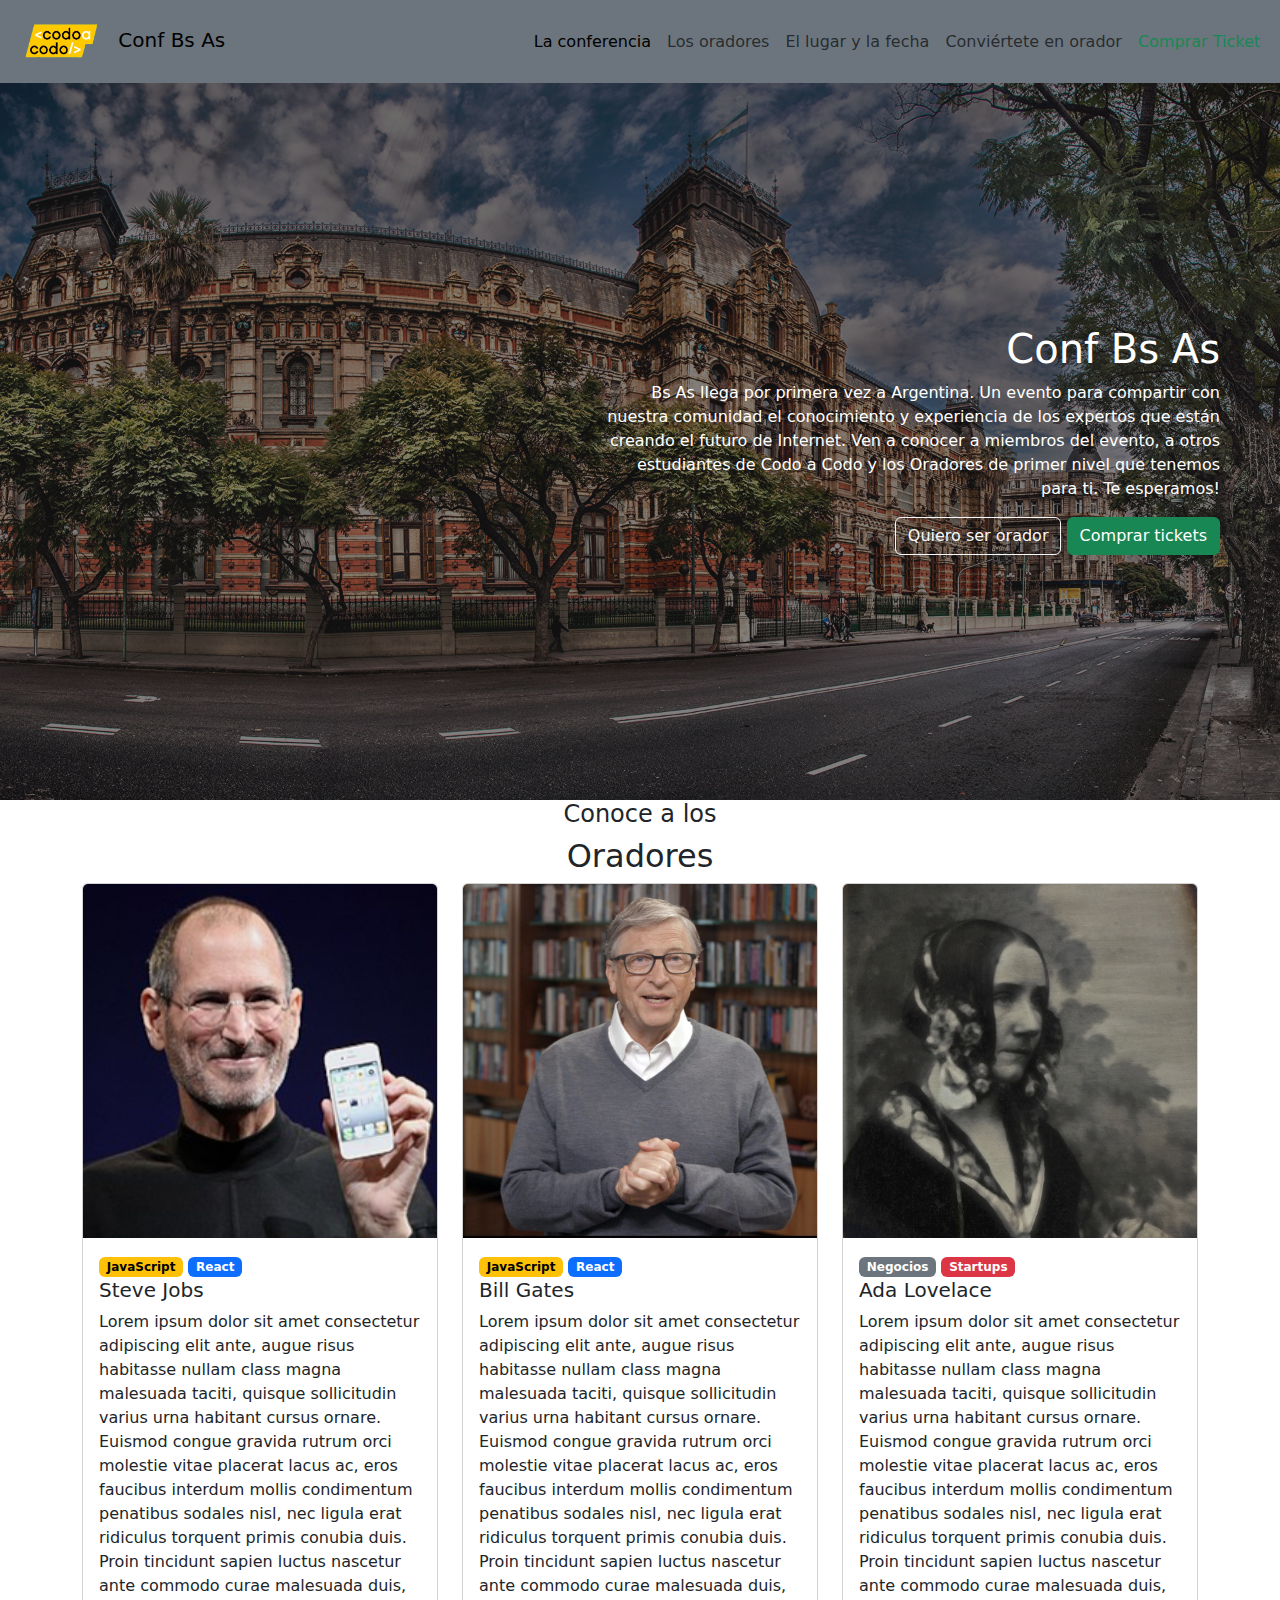
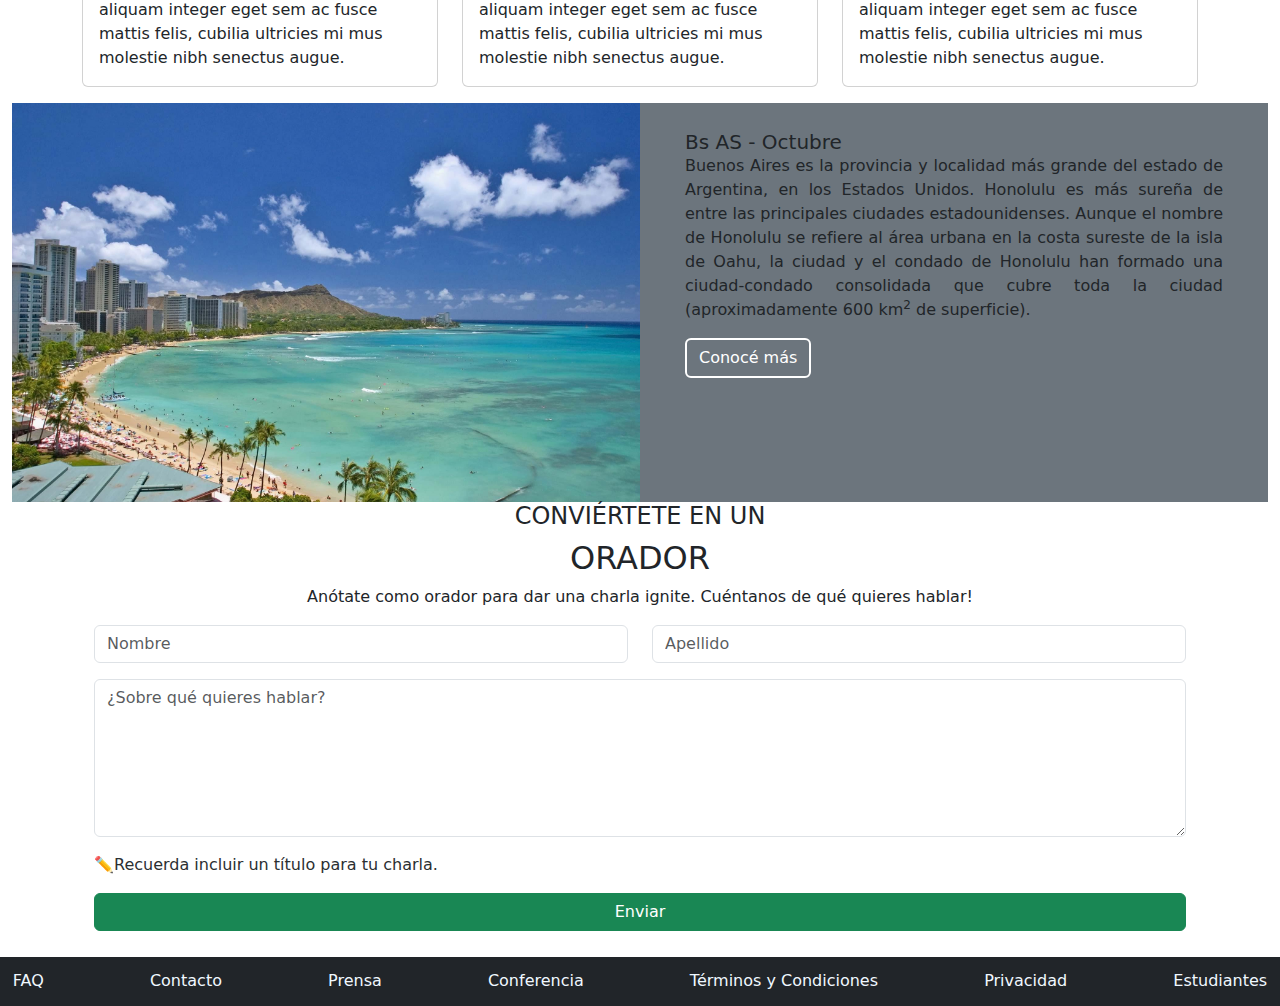
<file: src/main/webapp/index.html>
<!DOCTYPE html>
<html lang="es">

<head>
   <meta charset="UTF-8">
   <meta http-equiv="X-UA-Compatible" content="IE=edge">
   <meta name="viewport" content="width=device-width, initial-scale=1.0">
   <link rel="stylesheet" href="./css/bootstrap.min.css">
   <link rel="stylesheet" href="./css/style.css">
   <title>Los Oradores</title>
   <link rel="shortcut icon" href="./assets/img/codoacodo.png" type="image/x-icon">
</head>

<body>

   <!-- Header -->
   <nav class="navbar navbar-expand-lg bg-secondary fixed-top">
      <div class="container-fluid">
         <a class="navbar-brand" href="#">
            <img src="./assets/img/codoacodo.png" alt="Logo" width="100" class="d-inline-block align-text-center">
            Conf Bs As
         </a>
         <button class="navbar-toggler" type="button" data-bs-toggle="collapse" data-bs-target="#navbarNav"
            aria-controls="navbarNav" aria-expanded="false" aria-label="Toggle navigation">
            <span class="navbar-toggler-icon"></span>
         </button>
         <div class="collapse navbar-collapse flex-row-reverse" id="navbarNav">
            <ul class="navbar-nav">
               <li class="nav-item">
                  <a class="nav-link active" aria-current="page" href="#">La conferencia</a>
               </li>
               <li class="nav-item">
                  <a class="nav-link" href="#oradores">Los oradores</a>
               </li>
               <li class="nav-item">
                  <a class="nav-link" href="#lugar">El lugar y la fecha</a>
               </li>
               <li class="nav-item">
                  <a class="nav-link" href="#conviertete">Conviértete en orador</a>
               </li>
               <li class="nav-item">
                  <a class="nav-link text-success" href="ticket.html">Comprar Ticket</a>
               </li>
            </ul>
         </div>
      </div>
   </nav>

   <!-- Principal -->
   <div class="container-fluid">
      <div class="row imgFondo align-items-center flex-row-reverse">
         <div class="col-sm-6 text-white text-end m-5">
            <h1>Conf Bs As</h1>
            <p>Bs As llega por primera vez a Argentina. Un evento para compartir con nuestra comunidad el conocimiento y experiencia de los expertos que están creando el futuro de Internet. Ven a conocer a miembros del evento, a otros estudiantes de Codo a Codo y los Oradores de primer nivel que tenemos para ti. Te esperamos!</p>
            <button type="button" class="btn btn-outline-light">Quiero ser orador</button>
            <button type="button" class="btn btn-success">Comprar tickets</button>
         </div>
      </div>
   </div>

   <!-- Seccion oradores -->
   <div class="container" id="oradores">
      <h4 class="text-center">Conoce a los </h4>
      <h2 class="text-center">Oradores</h2>
      <div class="row row-cols-1 row-cols-md-3 g-4">
         <div class="col">
           <div class="card">
             <img src="./assets/img/steve2.jpg" class="card-img-top" alt="...">
             <div class="card-body">
               <span class="badge text-bg-warning">JavaScript</span>
               <span class="badge text-bg-primary">React</span>
               <h5 class="card-title">Steve Jobs</h5>
               <p class="card-text">Lorem ipsum dolor sit amet consectetur adipiscing elit ante, augue risus habitasse nullam class magna malesuada taciti, quisque sollicitudin varius urna habitant cursus ornare. Euismod congue gravida rutrum orci molestie vitae placerat lacus ac, eros faucibus interdum mollis condimentum penatibus sodales nisl, nec ligula erat ridiculus torquent primis conubia duis. Proin tincidunt sapien luctus nascetur ante commodo curae malesuada duis, aliquam integer eget sem ac fusce mattis felis, cubilia ultricies mi mus molestie nibh senectus augue.</p>
             </div>
           </div>
         </div>
         <div class="col">
           <div class="card">
             <img src="./assets/img/bill.jpg" class="card-img-top" alt="...">
             <div class="card-body">
               <span class="badge text-bg-warning">JavaScript</span>
               <span class="badge text-bg-primary">React</span>
               <h5 class="card-title">Bill Gates</h5>
               <p class="card-text">Lorem ipsum dolor sit amet consectetur adipiscing elit ante, augue risus habitasse nullam class magna malesuada taciti, quisque sollicitudin varius urna habitant cursus ornare. Euismod congue gravida rutrum orci molestie vitae placerat lacus ac, eros faucibus interdum mollis condimentum penatibus sodales nisl, nec ligula erat ridiculus torquent primis conubia duis. Proin tincidunt sapien luctus nascetur ante commodo curae malesuada duis, aliquam integer eget sem ac fusce mattis felis, cubilia ultricies mi mus molestie nibh senectus augue.</p>
             </div>
           </div>
         </div>
         <div class="col">
           <div class="card">
             <img src="./assets/img/ada.jpeg" class="card-img-top" alt="...">
             <div class="card-body">
               <span class="badge text-bg-secondary">Negocios</span>
               <span class="badge text-bg-danger">Startups</span>
               <h5 class="card-title">Ada Lovelace</h5>
               <p class="card-text">Lorem ipsum dolor sit amet consectetur adipiscing elit ante, augue risus habitasse nullam class magna malesuada taciti, quisque sollicitudin varius urna habitant cursus ornare. Euismod congue gravida rutrum orci molestie vitae placerat lacus ac, eros faucibus interdum mollis condimentum penatibus sodales nisl, nec ligula erat ridiculus torquent primis conubia duis. Proin tincidunt sapien luctus nascetur ante commodo curae malesuada duis, aliquam integer eget sem ac fusce mattis felis, cubilia ultricies mi mus molestie nibh senectus augue.</p>
             </div>
           </div>
         </div>
       </div>
   </div>

   <!-- Lugar y fecha -->
   <div class="container-fluid mt-3" id="lugar">
      <div class="row g-0">
         <div class="col-md-6">
            <img src="./assets/img/honolulu.jpg" class="img-fluid" alt="" loading="lazy">
         </div>
         <div class="col-md-6 bg-secondary">
            <div class="card-body" style="padding-left: 5vh; padding-right: 5vh; margin-top: 3vh; margin-bottom: 2vh;">
               <h5 class="card-title">Bs AS - Octubre</h5>
               <p class="card-text" style="    text-align: justify;">Buenos Aires es la provincia y localidad más grande del estado de Argentina, en los Estados Unidos. Honolulu es más sureña de entre las principales ciudades estadounidenses. Aunque el nombre de Honolulu se refiere al área urbana en la costa sureste de la isla de Oahu, la ciudad y el condado de Honolulu han formado una ciudad-condado consolidada que cubre toda la ciudad (aproximadamente 600 km<sup>2</sup> de superficie).</p>
               <a href="#" class="btn btn-primary">Conocé más</a>
             </div>
         </div>
      </div>
   </div>

   <!-- Conviertete en orador -->
   <div class="container" id="conviertete">
      <h4 class="text-center">CONVIÉRTETE EN UN</h4>
      <h2 class="text-center">ORADOR</h2>
      <p class="text-center">Anótate como orador para dar una charla ignite. Cuéntanos de qué quieres hablar!</p>
      <form class="container-fluid">
            <div class="row">
              <div class="col-12 col-md-6 mb-2">
                <input type="text" class="form-control" id="casilla-nombre" placeholder="Nombre">
              </div>
              <div class="col-12 col-md-6 mb-2">
                <input type="text" class="form-control col-12 col-md-6 mb-2" id="casilla-apellido" placeholder="Apellido">
              </div>
            </div>
            <div class="row">
              <div class="col-12 mb-2">
                <textarea class="form-control mb-2" id="casilla-tema" cols="30" rows="6" placeholder="¿Sobre qué quieres hablar?"></textarea>
              </div>
            </div>
            <div class="row text-start">
              <label class="fs-6 mb-3 text-secondary-emphasis">✏️Recuerda incluir un título para tu charla.</label>
            </div>
            <div class="row text-center">
              <div class="col-12">
                <button type="submit" class="btn btn-success w-100 boton-verde" id="negrita">
                  Enviar
                </button>
              </div>
            </div>
          </form>
   </div>

   <!-- Footer -->
   <footer>
    <nav class="navbar bg-dark" data-bs-theme="dark" id="footer">
      <a style="color:aliceblue;">FAQ</a>
      <a style="color:aliceblue;">Contacto</a>
      <a style="color:aliceblue;">Prensa</a>
      <a style="color:aliceblue;">Conferencia</a>
      <a style="color:aliceblue;">Términos y Condiciones</a>
      <a style="color:aliceblue;">Privacidad</a>
      <a style="color:aliceblue;">Estudiantes</a>
    </nav>
  </footer>

   <!-- Script -->
   <script src="./js/bootstrap.bundle.min.js"></script>
</body>

</html>
</file>
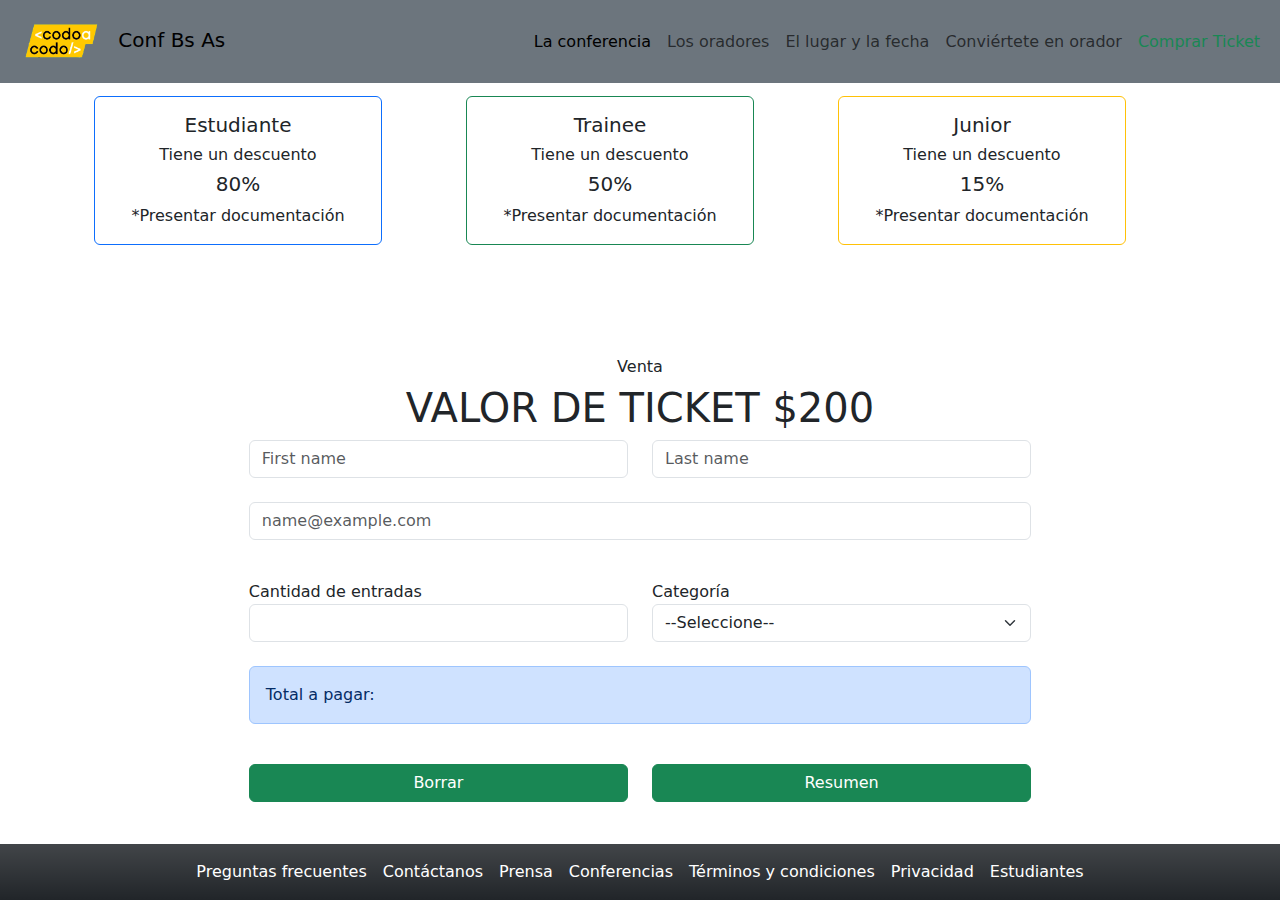
<file: src/main/webapp/ticket.html>
<!DOCTYPE html>
<html lang="es">

<head>
   <meta charset="UTF-8">
   <meta http-equiv="X-UA-Compatible" content="IE=edge">
   <meta name="viewport" content="width=device-width, initial-scale=1.0">
   <link rel="stylesheet" href="./css/bootstrap.min.css">
   <link rel="stylesheet" href="./css/style.css">
   <title>Los Oradores</title>
   <link rel="shortcut icon" href="./assets/img/codoacodo.png" type="image/x-icon">
</head>

<body>

   <!-- Header -->
   <nav class="navbar navbar-expand-lg bg-secondary fixed-top">
      <div class="container-fluid">
         <a class="navbar-brand" href="#">
            <img src="./assets/img/codoacodo.png" alt="Logo" width="100" class="d-inline-block align-text-center">
            Conf Bs As
         </a>
         <button class="navbar-toggler" type="button" data-bs-toggle="collapse" data-bs-target="#navbarNav"
            aria-controls="navbarNav" aria-expanded="false" aria-label="Toggle navigation">
            <span class="navbar-toggler-icon"></span>
         </button>
         <div class="collapse navbar-collapse flex-row-reverse" id="navbarNav">
            <ul class="navbar-nav">
               <li class="nav-item">
                  <a class="nav-link active" aria-current="page" href="./index.html#">La conferencia</a>
               </li>
               <li class="nav-item">
                  <a class="nav-link" href="./index.html#oradores">Los oradores</a>
               </li>
               <li class="nav-item">
                  <a class="nav-link" href="./index.html#lugar">El lugar y la fecha</a>
               </li>
               <li class="nav-item">
                  <a class="nav-link" href="./index.html#conviertete">Conviértete en orador</a>
               </li>
               <li class="nav-item">
                  <a class="nav-link disabled text-success" href="ticket.html">Comprar Ticket</a>
               </li>
            </ul>
         </div>
      </div>
   </nav>

  <!-- Cuerpo -->
    <main> 
        <div class="container px-4 py-5" id="feature-3">
            <div class="row g-4 py-5 row-cols-1 row-cols-lg-3" id="cartas">
                <div class="col">
                    <div class="card border-primary mb-3" style="width: 18rem; text-align: center;">
                        <div class="card-body">
                            <h5 class="card-title">Estudiante</h5>
                            <h6 class="card-title">Tiene un descuento</h6>
                            <h5 class="card-title">80%</h5>
                            <p class="card-text">*Presentar documentación</p>
                        </div>
                    </div>
                </div>
                <div class="col">
                    <div class="card border-success mb-3" style="width: 18rem;text-align: center;">
                        <div class="card-body">
                            <h5 class="card-title">Trainee</h5>
                            <h6 class="card-title">Tiene un descuento</h6>
                            <h5 class="card-title">50%</h5>
                            <p class="card-text">*Presentar documentación</p>
                        </div>
                    </div>
                </div>
                <div class="col">
                    <div class="card border-warning mb-3" style="width: 18rem;text-align: center;">
                        <div class="card-body">
                            <h5 class="card-title">Junior</h5>
                            <h6 class="card-title">Tiene un descuento</h6>
                            <h5 class="card-title">15%</h5>
                            <p class="card-text">*Presentar documentación</p>
                        </div>
                    </div>
                </div>
            </div>
        </div>   
    </main>

    <!-- inicio del formulario -->
    <section>
        <h6 style="text-align: center;">Venta</h6>
        <h1 style="text-align: center;">VALOR DE TICKET $200</h1>
        <form class="container-fluid" style="width: 63%" action="cargaForm.jsp">
            <div class="row">
            <div class="col">
                <input type="text" name="nombre" class="form-control" placeholder="First name" aria-label="First name" id="nombre">
            </div>
            <div class="col">
                <input type="text" name="apellido" class="form-control" placeholder="Last name" aria-label="Last name" id="apellido">
            </div>
            </div>
            <br>
            <div class="mb-3">
            <input type="email" name="mail" class="form-control" id="mail" placeholder="name@example.com">
            </div>
            <br>
            <div class="row">
                <div class="col">
                <label for="cantidad">Cantidad de entradas</label>
                <input id="cantidad" name="cantidad" type="number" min="1" max="10" class="form-control" placeholder="">
                </div>
                <div class="col">
                <label for="categoria">Categoría</label>
                <select class="form-select" name="categoria" aria-label="Default select example" id="categoria">
                    <option selected="">--Seleccione--</option>
                    <option value="Sin Categoria">Sin Categoria</option>
                    <option value="Estudiante">Estudiante</option>
                    <option value="Trainee">Trainee</option>
                    <option value="Junior">Junior</option>
                </select>
                </div>
            </div>
            <br>
            <span id="error" style="color:red"></span>
            <div class="alert alert-primary" role="alert">
                Total a pagar: <span id="total_a_pagar"></span>
            </div>
            <br>
            <div class="row">
                <div class="d-grid col-6 mx-auto;">
                <button class="btn btn-success" type="button" id="btnBorrar">Borrar</button>
                </div>
                <div class="d-grid col-6 mx-auto">
                    <button class="btn btn-success" type="submit" id="btnResumen">Resumen</button>
                </div>
            </div>
            <br>
            <br>

        </form>
    </section>

    <footer>
        <nav class="navbar navbar-expand-lg bg-dark fixed-bottom bg-gradient">
            <div class="container-fluid d-flex ">
                <div class="collapse navbar-collapse justify-content-center" id="navbarNav">
                    <ul class="navbar-nav">
                        <li class="nav-item">
                            <a class="nav-link text-white text-sm-center" href="#">Preguntas frecuentes</a>
                        </li>
                        <li class="nav-item">
                            <a class="nav-link text-white text-sm-center" href="#">Contáctanos</a>
                        </li>
                        <li class="nav-item">
                            <a class="nav-link text-white text-sm-center" href="#">Prensa</a>
                        </li>
                        <li class="nav-item">
                            <a class="nav-link text-white text-sm-center" href="#">Conferencias</a>
                        </li>
                        <li class="nav-item">
                            <a class="nav-link text-white text-sm-center" href="#">Términos y condiciones</a>
                        </li>
                        <li class="nav-item">
                            <a class="nav-link text-white text-sm-center" href="#">Privacidad</a>
                        </li>
                        <li class="nav-item">
                            <a class="nav-link text-white text-sm-center" href="#">Estudiantes</a>
                        </li>
                    </ul>
                </div>
            </div>
        </nav>
    </footer>
    <br>

<!-- JavaScript Libraries -->
<script src="./js/script.js"></script>

<script src="https://cdn.jsdelivr.net/npm/bootstrap@5.2.2/dist/js/bootstrap.bundle.min.js" integrity="sha384-OERcA2EqjJCMA+/3y+gxIOqMEjwtxJY7qPCqsdltbNJuaOe923+mo//f6V8Qbsw3" crossorigin="anonymous"></script>

<script src="https://cdn.jsdelivr.net/npm/@popperjs/core@2.11.6/dist/umd/popper.min.js" integrity="sha384-oBqDVmMz9ATKxIep9tiCxS/Z9fNfEXiDAYTujMAeBAsjFuCZSmKbSSUnQlmh/jp3" crossorigin="anonymous">
</script>

<script src="https://cdn.jsdelivr.net/npm/bootstrap@5.2.1/dist/js/bootstrap.min.js" integrity="sha384-7VPbUDkoPSGFnVtYi0QogXtr74QeVeeIs99Qfg5YCF+TidwNdjvaKZX19NZ/e6oz" crossorigin="anonymous">
</script>
</body>

</html>
</file>
<file: src/main/webapp/css/style.css>
.imgFondo {
   background-image: url("../assets/img/hawaii.jpg");
   background-position: center;
   background-size: cover;
   height: 80vh;
   background-color: rgb(66, 63, 63);
   background-blend-mode: soft-light;
   margin-top: 5em;
}

.nav-item:hover {
   background-color: slategrey;
   border-radius: 20px;
}

.btn-primary {
   background-color: transparent;
   border: 2px solid white;
}

.img-fluid {
   max-width: 100%;
   height: -webkit-fill-available;
}

#footer {
   margin-top: 2%;
   padding: 1%;
}
</file>
